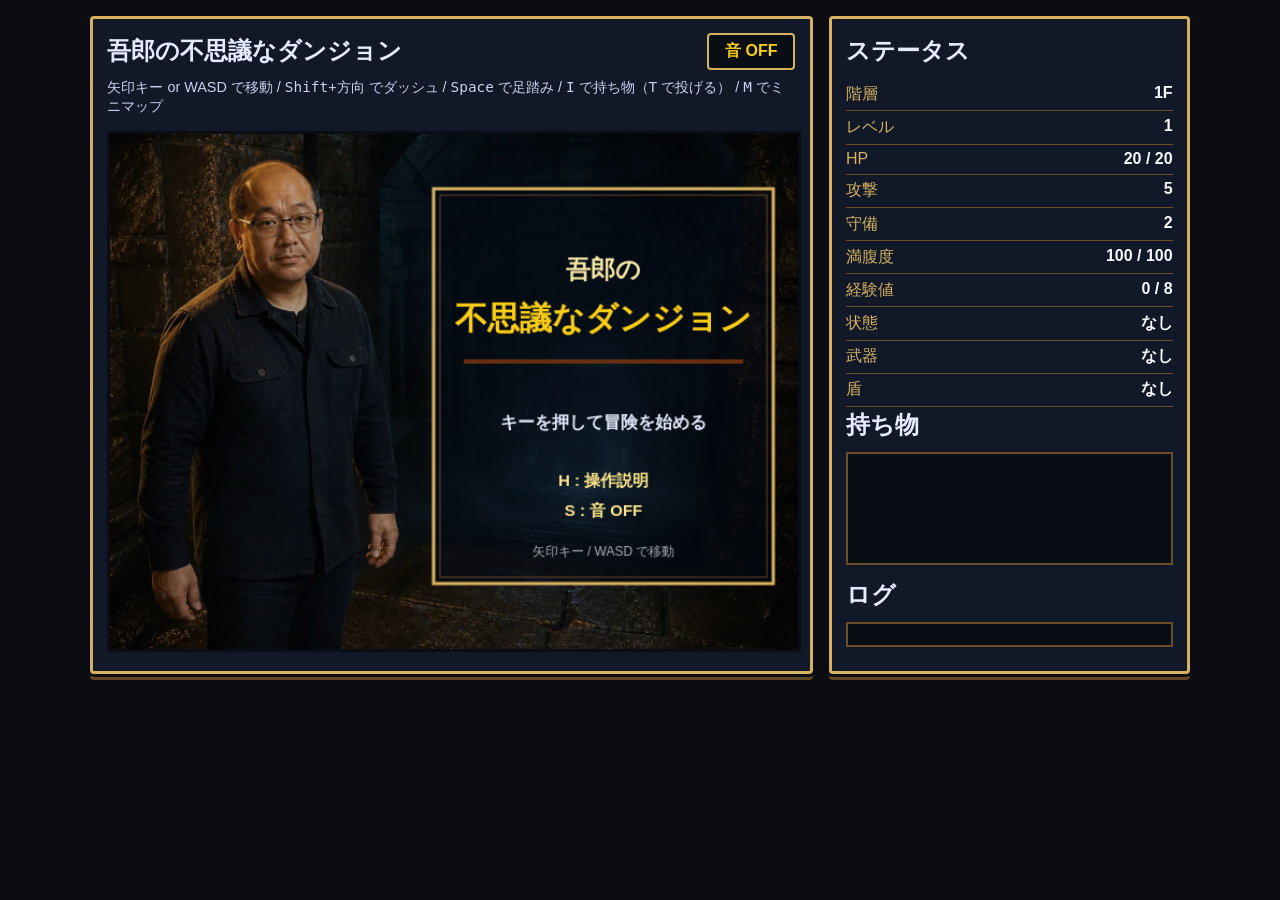
<file: index.html>
<!doctype html>
<html lang="ja">
  <head>
    <meta charset="UTF-8" />
    <meta name="viewport" content="width=device-width, initial-scale=1.0" />
    <title>吾郎の不思議なダンジョン</title>
    <link rel="stylesheet" href="styles.css" />
  </head>
  <body>
    <main class="layout">
      <section class="game-panel">
        <div class="game-header">
          <h1>吾郎の不思議なダンジョン</h1>
          <button id="sound-toggle" class="sound-toggle" type="button" aria-pressed="false">音 OFF</button>
        </div>
        <p class="subtitle">矢印キー or WASD で移動 / <kbd>Shift</kbd>+方向 でダッシュ / <kbd>Space</kbd> で足踏み / <kbd>I</kbd> で持ち物（<kbd>T</kbd> で投げる） / <kbd>M</kbd> でミニマップ</p>
        <canvas id="game" width="640" height="480" aria-label="ゲーム画面"></canvas>
      </section>

      <aside class="ui-panel">
        <h2>ステータス</h2>
        <dl>
          <div><dt>階層</dt><dd id="floor">1F</dd></div>
          <div><dt>レベル</dt><dd id="level">1</dd></div>
          <div><dt>HP</dt><dd id="hp">20 / 20</dd></div>
          <div><dt>攻撃</dt><dd id="atk">5</dd></div>
          <div><dt>守備</dt><dd id="def">2</dd></div>
          <div><dt>満腹度</dt><dd id="hunger">100 / 100</dd></div>
          <div><dt>経験値</dt><dd id="exp">0 / 8</dd></div>
          <div><dt>状態</dt><dd id="status" class="status-list">なし</dd></div>
          <div><dt>武器</dt><dd id="weapon">なし</dd></div>
          <div><dt>盾</dt><dd id="shield">なし</dd></div>
        </dl>

        <h2>持ち物</h2>
        <ol id="inventory" class="inventory"></ol>

        <h2>ログ</h2>
        <ul id="log" class="log"></ul>
      </aside>
    </main>

    <script>
      window.GORO_DUNGEON_CONFIG = {
        assetBaseUrl: new URL(".", document.currentScript.ownerDocument.baseURI).toString(),
      };
    </script>
    <script src="monster-catalog.js"></script>
    <script src="monster-system.js"></script>
    <script src="status-catalog.js"></script>
    <script src="status-system.js"></script>
    <script src="monster-ai.js"></script>
    <script src="item-catalog.js"></script>
    <script src="item-system.js"></script>
    <script src="dungeon-spawn-tables.js"></script>
    <script src="dungeon-item-tables.js"></script>
    <script src="dungeon-encounter-tables.js"></script>
    <script src="floor-theme-catalog.js"></script>
    <script src="dungeon-theme-tables.js"></script>
    <script src="dungeon-layout.js"></script>
    <script src="dungeon-visibility.js"></script>
    <script src="dungeon-tile-renderer.js"></script>
    <script src="dungeon-debug-overlay.js"></script>
    <script src="dungeon-events.js"></script>
    <script src="dungeon-special-encounters.js"></script>
    <script src="run-record.js"></script>
    <script src="player-actor.js"></script>
    <script src="main.js"></script>
  </body>
</html>
</file>
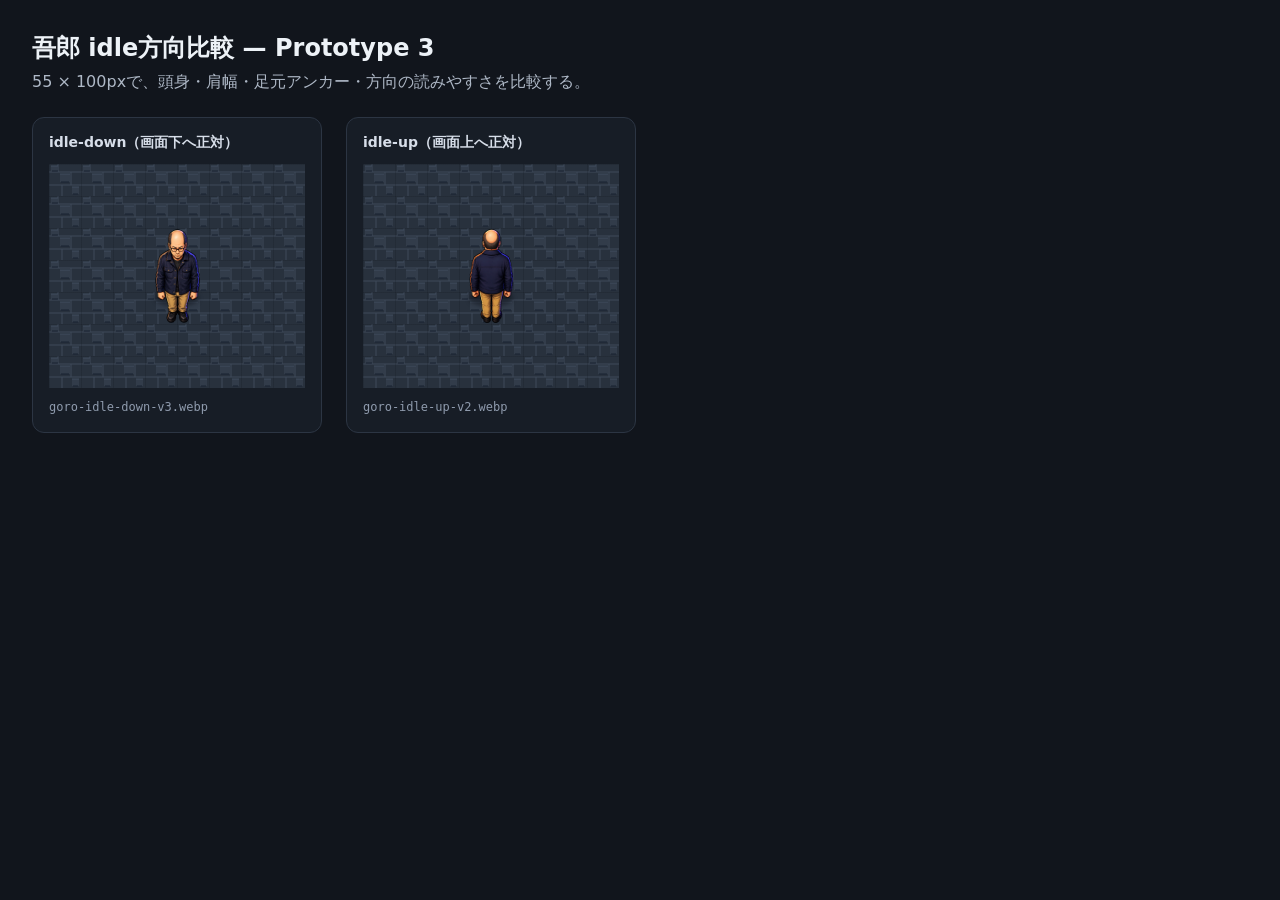
<file: docs/planning/prot3/goro-idle-direction-qa.html>
<!doctype html>
<html lang="ja">
<head>
  <meta charset="utf-8">
  <meta name="viewport" content="width=device-width, initial-scale=1">
  <title>Prototype 3 — 吾郎 idle方向比較</title>
  <style>
    :root {
      color-scheme: dark;
      font-family: system-ui, -apple-system, "Segoe UI", sans-serif;
      background: #11151c;
      color: #edf2f7;
    }
    * { box-sizing: border-box; }
    body { margin: 0; padding: 32px; min-height: 100vh; }
    h1 { margin: 0 0 8px; font-size: 24px; }
    p { margin: 0; color: #aeb8c6; }
    .samples { display: flex; flex-wrap: wrap; gap: 24px; margin-top: 24px; }
    .sample {
      padding: 16px;
      border: 1px solid #2c3543;
      border-radius: 12px;
      background: #171d26;
    }
    .sample h2 { margin: 0 0 12px; font-size: 14px; color: #d7dee9; }
    .stage {
      position: relative;
      display: grid;
      place-items: center;
      width: 256px;
      height: 224px;
      overflow: hidden;
      background-color: #313847;
      background-image:
        linear-gradient(rgb(9 12 17 / 15%) 1px, transparent 1px),
        linear-gradient(90deg, rgb(9 12 17 / 15%) 1px, transparent 1px),
        url("../../../assets/tiles/floor_01.svg");
      background-size: 32px 32px;
    }
    .shadow {
      position: absolute;
      left: 50%;
      top: 60%;
      width: 44px;
      height: 18px;
      transform: translate(-50%, -50%);
      border-radius: 50%;
      background: rgb(8 11 18 / 42%);
      filter: blur(2px);
    }
    .goro {
      position: relative;
      display: block;
      width: 55px;
      height: 100px;
      object-fit: fill;
    }
    .legend {
      margin-top: 10px;
      font: 12px/1.5 ui-monospace, SFMono-Regular, Consolas, monospace;
      color: #8f9bad;
    }
  </style>
</head>
<body>
  <h1>吾郎 idle方向比較 — Prototype 3</h1>
  <p>55 × 100pxで、頭身・肩幅・足元アンカー・方向の読みやすさを比較する。</p>
  <main class="samples">
    <section class="sample">
      <h2>idle-down（画面下へ正対）</h2>
      <div class="stage">
        <span class="shadow" aria-hidden="true"></span>
        <img class="goro" src="../../../assets/actors/goro/runtime/goro-idle-down-v3.webp" alt="下向きの吾郎">
      </div>
      <div class="legend">goro-idle-down-v3.webp</div>
    </section>
    <section class="sample">
      <h2>idle-up（画面上へ正対）</h2>
      <div class="stage">
        <span class="shadow" aria-hidden="true"></span>
        <img class="goro" src="../../../assets/actors/goro/runtime/goro-idle-up-v2.webp" alt="上向きの吾郎">
      </div>
      <div class="legend">goro-idle-up-v2.webp</div>
    </section>
  </main>
</body>
</html>
</file>
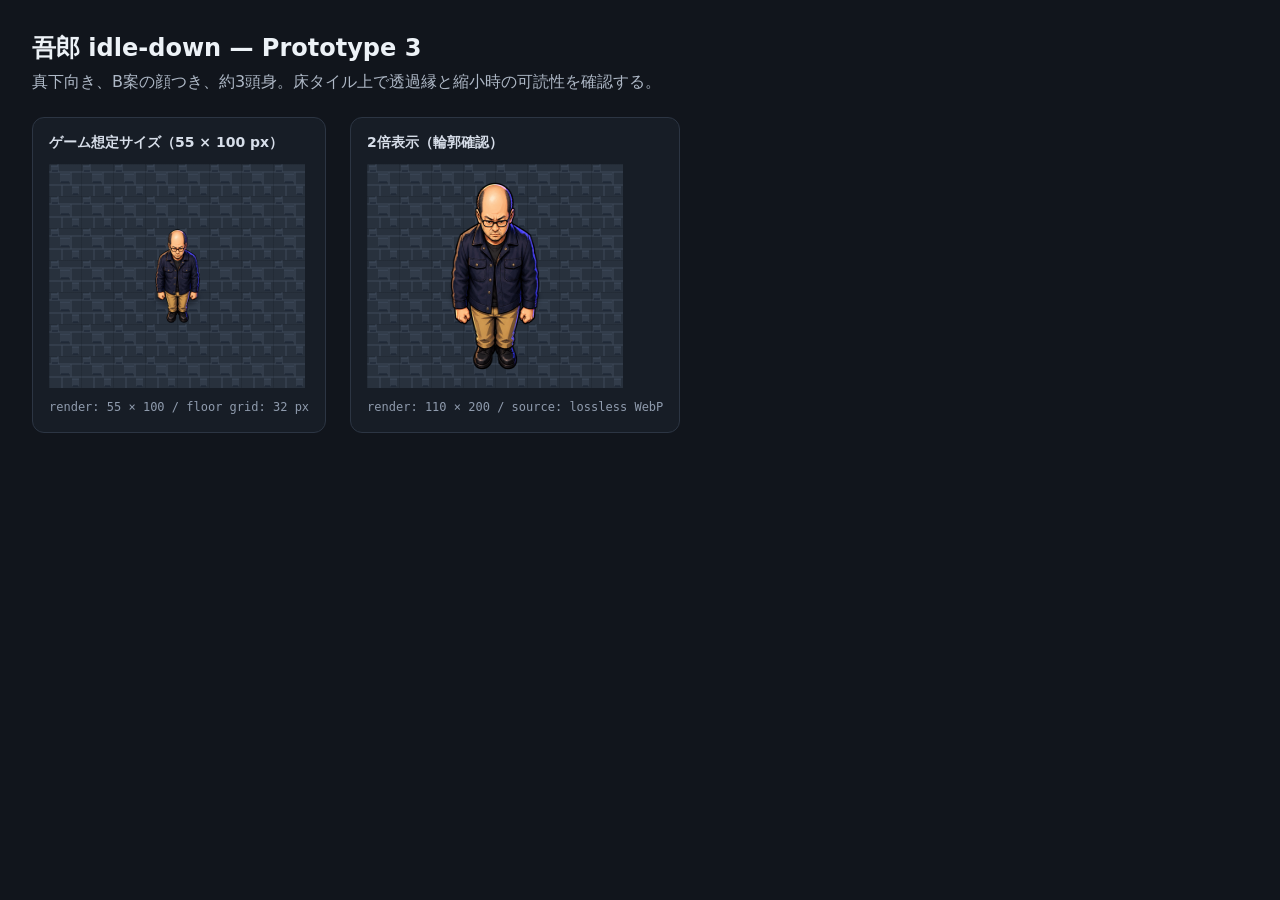
<file: docs/planning/prot3/goro-idle-down-qa.html>
<!doctype html>
<html lang="ja">
<head>
  <meta charset="utf-8">
  <meta name="viewport" content="width=device-width, initial-scale=1">
  <title>Prototype 3 — 吾郎 idle-down 表示確認</title>
  <style>
    :root {
      color-scheme: dark;
      font-family: system-ui, -apple-system, "Segoe UI", sans-serif;
      background: #11151c;
      color: #edf2f7;
    }

    * { box-sizing: border-box; }

    body {
      margin: 0;
      padding: 32px;
      min-height: 100vh;
    }

    h1 { margin: 0 0 8px; font-size: 24px; }
    p { margin: 0; color: #aeb8c6; }

    .samples {
      display: flex;
      flex-wrap: wrap;
      gap: 24px;
      margin-top: 24px;
    }

    .sample {
      padding: 16px;
      border: 1px solid #2c3543;
      border-radius: 12px;
      background: #171d26;
    }

    .sample h2 {
      margin: 0 0 12px;
      font-size: 14px;
      font-weight: 600;
      color: #d7dee9;
    }

    .stage {
      position: relative;
      display: grid;
      place-items: center;
      width: 256px;
      height: 224px;
      overflow: hidden;
      background-color: #313847;
      background-image:
        linear-gradient(rgb(9 12 17 / 15%) 1px, transparent 1px),
        linear-gradient(90deg, rgb(9 12 17 / 15%) 1px, transparent 1px),
        url("../../../assets/tiles/floor_01.svg");
      background-size: 32px 32px, 32px 32px, 32px 32px;
      image-rendering: auto;
    }

    .shadow {
      position: absolute;
      left: 50%;
      top: 60%;
      width: 44px;
      height: 18px;
      transform: translate(-50%, -50%);
      border-radius: 50%;
      background: rgb(8 11 18 / 42%);
      filter: blur(2px);
    }

    .goro {
      position: relative;
      display: block;
      width: 55px;
      height: 100px;
      object-fit: fill;
    }

    .sample--double .goro {
      width: 110px;
      height: 200px;
    }

    .sample--double .shadow {
      width: 88px;
      height: 36px;
    }

    .legend {
      margin-top: 10px;
      font: 12px/1.5 ui-monospace, SFMono-Regular, Consolas, monospace;
      color: #8f9bad;
    }
  </style>
</head>
<body>
  <h1>吾郎 idle-down — Prototype 3</h1>
  <p>真下向き、B案の顔つき、約3頭身。床タイル上で透過縁と縮小時の可読性を確認する。</p>

  <main class="samples">
    <section class="sample">
      <h2>ゲーム想定サイズ（55 × 100 px）</h2>
      <div class="stage">
        <span class="shadow" aria-hidden="true"></span>
        <img class="goro" src="../../../assets/actors/goro/runtime/goro-idle-down-v3.webp" alt="真下を向く吾郎">
      </div>
      <div class="legend">render: 55 × 100 / floor grid: 32 px</div>
    </section>

    <section class="sample sample--double">
      <h2>2倍表示（輪郭確認）</h2>
      <div class="stage">
        <span class="shadow" aria-hidden="true"></span>
        <img class="goro" src="../../../assets/actors/goro/runtime/goro-idle-down-v3.webp" alt="真下を向く吾郎の2倍表示">
      </div>
      <div class="legend">render: 110 × 200 / source: lossless WebP</div>
    </section>
  </main>
</body>
</html>
</file>
<file: styles.css>
:root {
  color-scheme: dark;
  font-family: "Yu Gothic UI", "Hiragino Kaku Gothic ProN", sans-serif;
  --panel-bg: #111827;
  --panel-inner: #090d14;
  --panel-border: #d6b15f;
  --panel-shadow: #5f4624;
  --panel-line: #6b4e27;
  --text-main: #e6ecff;
  --text-muted: #9fb0cc;
}

body {
  margin: 0;
  background: #0b0d12;
  color: var(--text-main);
}

.layout {
  display: grid;
  grid-template-columns: minmax(640px, 2fr) minmax(280px, 1fr);
  gap: 1rem;
  max-width: 1100px;
  margin: 0 auto;
  padding: 1rem;
}

.game-panel,
.ui-panel {
  background: var(--panel-bg);
  border: 3px solid var(--panel-border);
  border-radius: 4px;
  box-shadow: 0 0 0 3px #0a0d13, 0 6px 0 var(--panel-shadow);
  padding: 0.9rem;
}

h1,
h2 {
  margin: 0.1rem 0 0.7rem;
}

.game-header {
  display: flex;
  align-items: flex-start;
  justify-content: space-between;
  gap: 1rem;
}

.sound-toggle {
  min-width: 5.5rem;
  padding: 0.35rem 0.55rem;
  border: 2px solid #d6b15f;
  border-radius: 4px;
  background: #090d14;
  color: #facc15;
  font: inherit;
  font-weight: 700;
  cursor: pointer;
}

.sound-toggle[aria-pressed="true"] {
  background: #1f2937;
  color: #f8fafc;
}

.sound-toggle:focus-visible {
  outline: 2px solid #93c5fd;
  outline-offset: 2px;
}

.subtitle {
  margin-top: 0;
  color: #c8d3f0;
  font-size: 0.9rem;
}

canvas {
  background: #070b12;
  border: 3px solid #0a0d13;
  width: 100%;
  image-rendering: auto;
}

dl {
  margin: 0;
}

dl div {
  display: flex;
  justify-content: space-between;
  gap: 1rem;
  padding: 0.35rem 0;
  border-bottom: 1px solid var(--panel-line);
}

dt {
  color: #d6b15f;
}

dd {
  margin: 0;
  color: #f8fafc;
  font-weight: 700;
}

.status-list {
  display: flex;
  flex-wrap: wrap;
  justify-content: flex-end;
  gap: 0.35rem;
}

.status-list span {
  text-shadow: 0 1px 2px #020617;
}

.inventory {
  display: grid;
  gap: 0.35rem;
  min-height: 5.5rem;
  margin: 0 0 0.9rem;
  padding: 0.65rem 0.8rem 0.65rem 2rem;
  background: var(--panel-inner);
  border: 2px solid var(--panel-line);
}

.inventory li {
  color: #dbeafe;
  line-height: 1.35;
}

.inventory li.empty {
  list-style: none;
  margin-left: -1.2rem;
  color: var(--text-muted);
}

.inventory .equipped {
  color: #facc15;
  font-weight: 700;
}

.log {
  margin: 0;
  padding: 0.65rem 0.8rem 0.65rem 1.5rem;
  max-height: 250px;
  overflow: auto;
  background: var(--panel-inner);
  border: 2px solid var(--panel-line);
}

.log li {
  margin: 0.2rem 0;
  color: #dbeafe;
}
</file>
